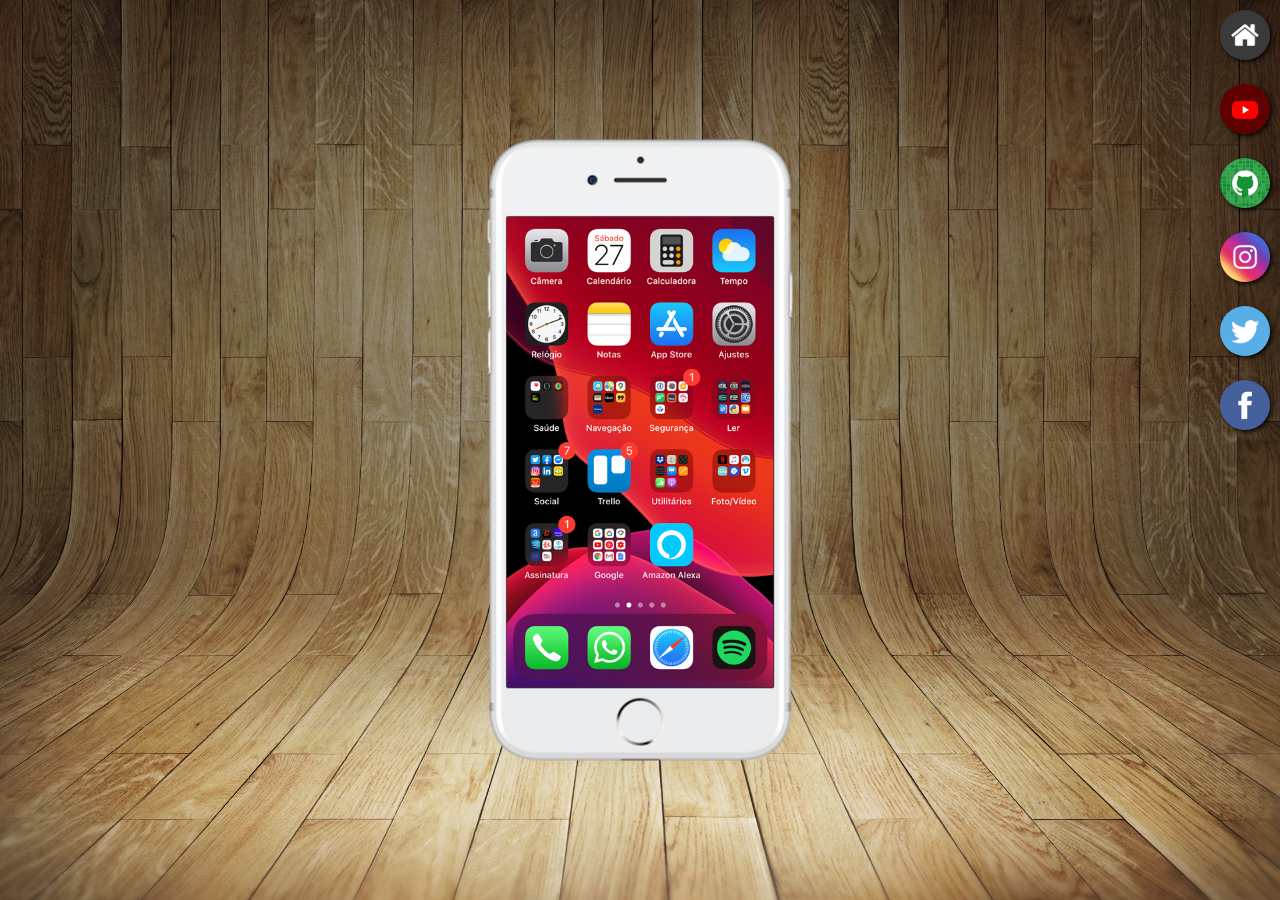
<file: index.html>
<!DOCTYPE html>
<html lang="pt-br">
<head>
    <meta charset="UTF-8">
    <meta name="viewport" content="width=device-width, initial-scale=1.0">
    <link rel="shortcut icon" href="favicon.ico" type="image/x-icon">
    <link rel="stylesheet" href="estilos/style.css">
    <title>Projeto Redes sociais</title>
</head>
<body>
    <main>
        <section id="telefone">
            <iframe src="home.html"   name="tela" id="tela"  frameborder="0"></iframe>
        </section>
        <section id="redes-sociais">
           <a href="home.html" target="tela"><img src="imagens/logo-home.jpg" alt="Home"></a><br>

           <a href="youtube.html" target="tela"><img src="imagens/logo-youtube.jpg" alt="Youtube"></a><br>

           <a href="github.html" target="tela"><img src="imagens/logo-github.jpg" alt="GitHub"></a><br>

           <a href="instagram.html" target="tela"><img src="imagens/logo-instagram.jpg" alt="Instagram"></a><br>

           <a href="#" target="tela"><img src="imagens/logo-twitter.jpg" alt="Twitter"></a><br>
           
           <a href="#" target="tela"><img src="imagens/logo-facebook.jpg" alt="Facebook"></a>
        </section>
    </main>
</body>
</html>
</file>
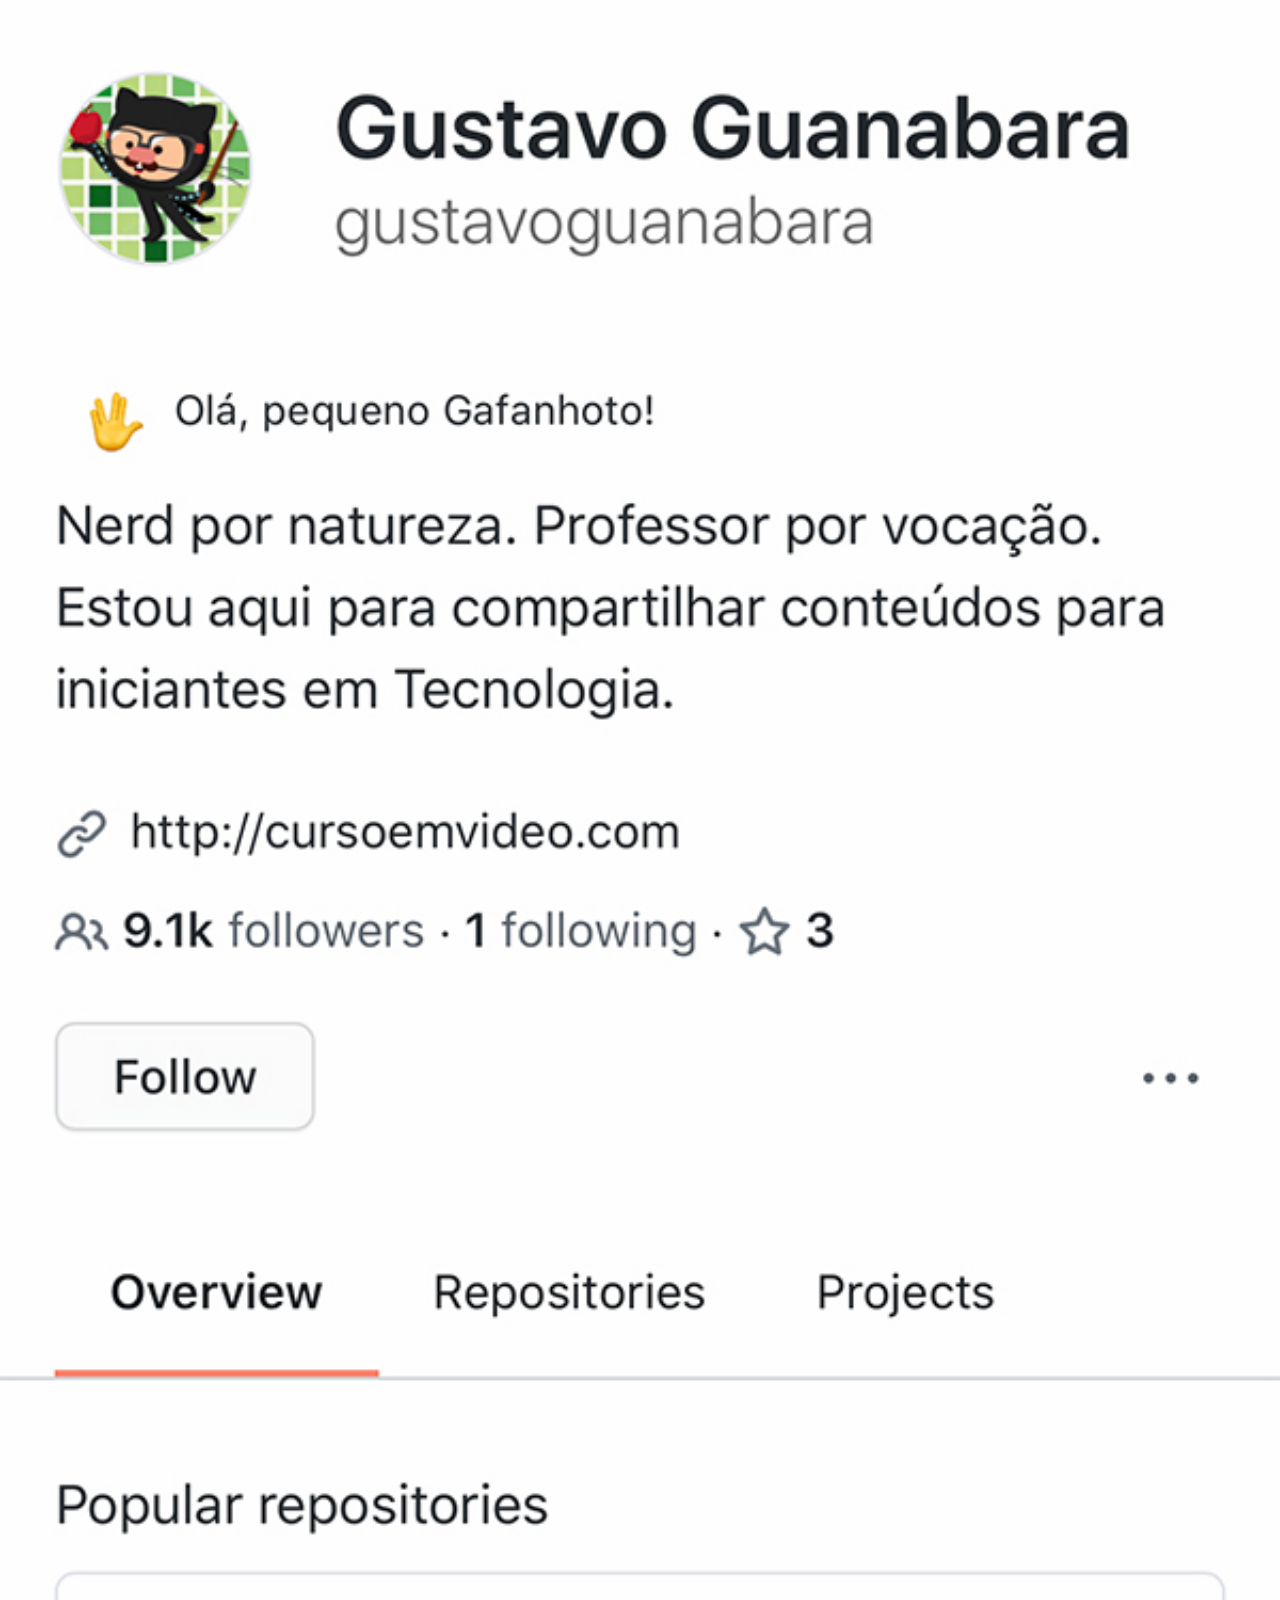
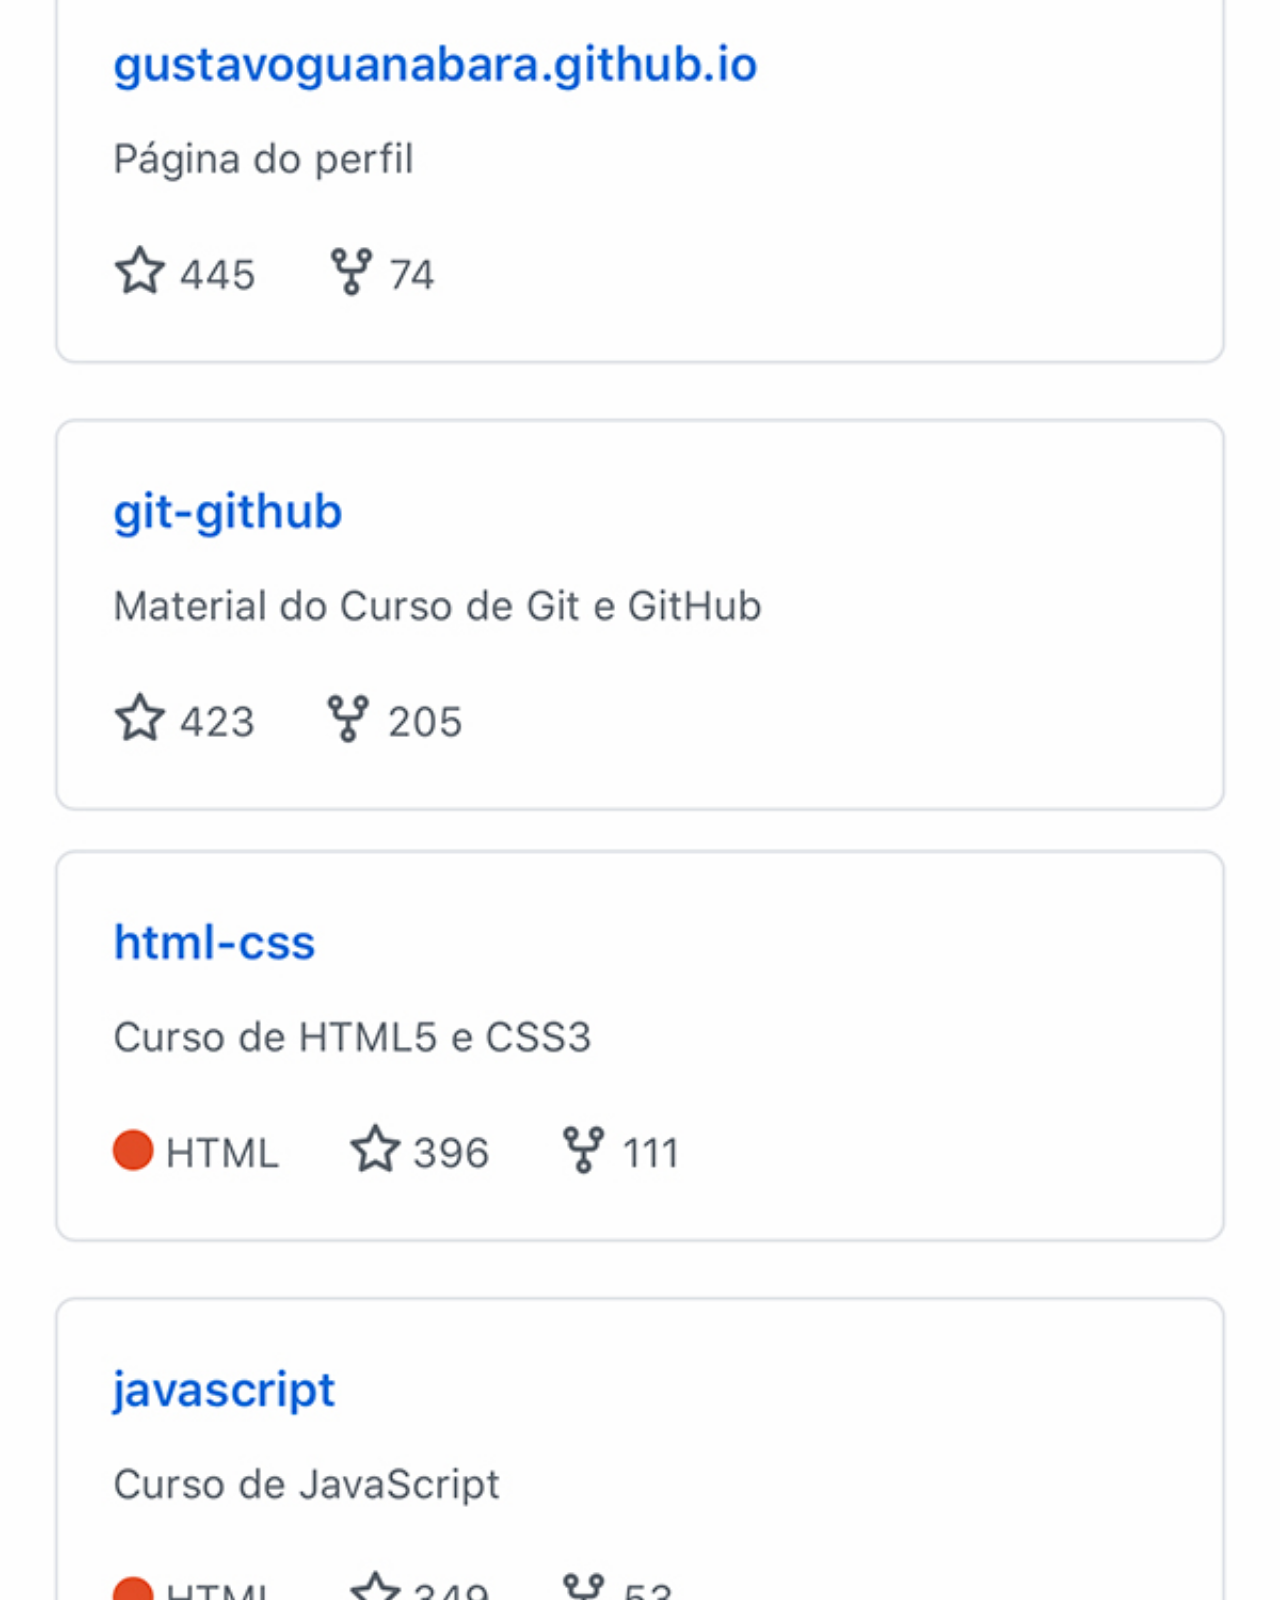
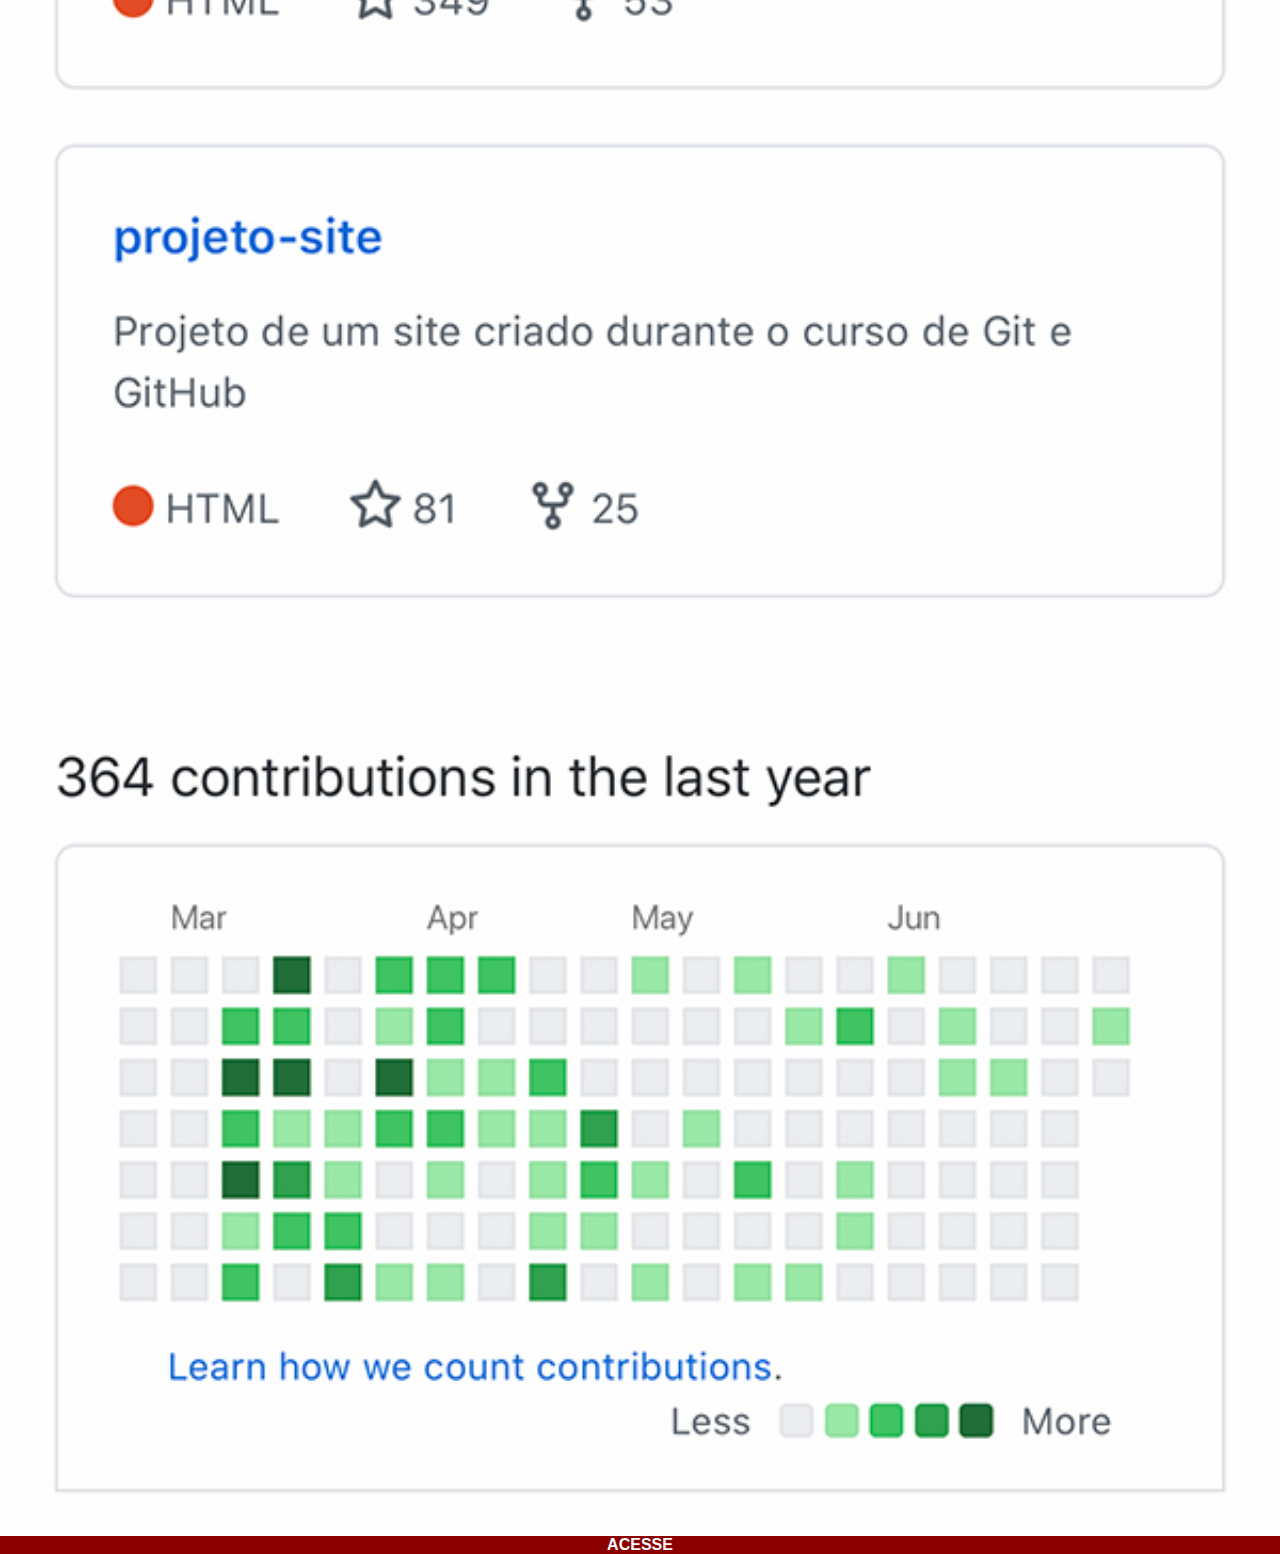
<file: github.html>
<!DOCTYPE html>
<html lang="pt-br">
<head>
    <meta charset="UTF-8">
    <meta name="viewport" content="width=device-width, initial-scale=1.0">
    <title>GitHub</title>
    <link rel="stylesheet" href="estilos/social.css">
</head>
<body>
    <img src="imagens/tela-github.jpg" alt="GitHub">
    <a href="https://github.com/Rickles05" target="_blank">ACESSE</a>
</body>
</html>
</file>
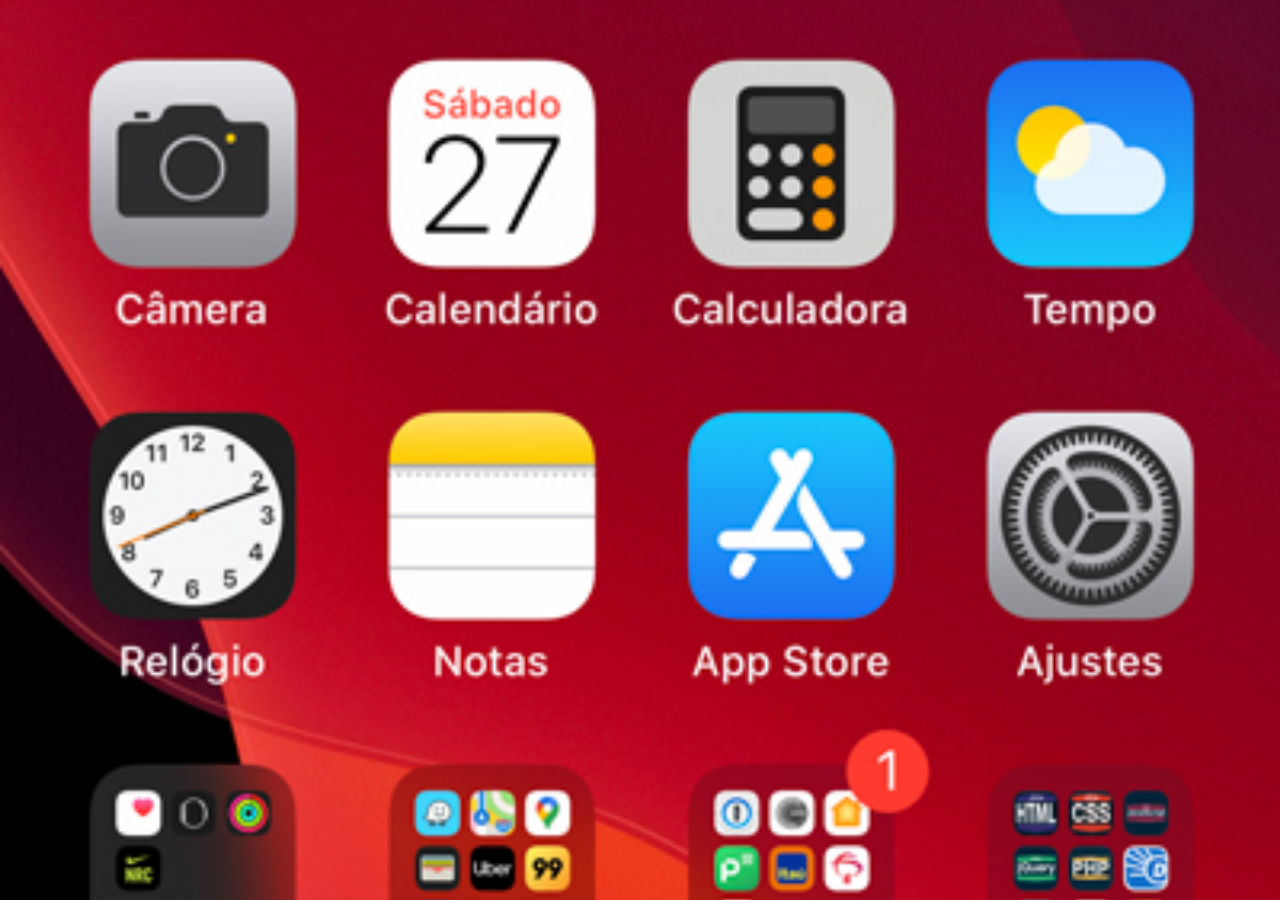
<file: home.html>
<!DOCTYPE html>
<html lang="pt-br">
<head>
    <meta charset="UTF-8">
    <meta name="viewport" content="width=device-width, initial-scale=1.0">
    <title>Home</title>
</head>
<style>
    *{
        margin: 0;
        padding: 0;
    }
    body{
        height: 100vh;
        background: black url(imagens/tela-home.jpg)no-repeat top center;
        background-size: cover;
        
    }
</style>
<body>
    
</body>
</html>
</file>
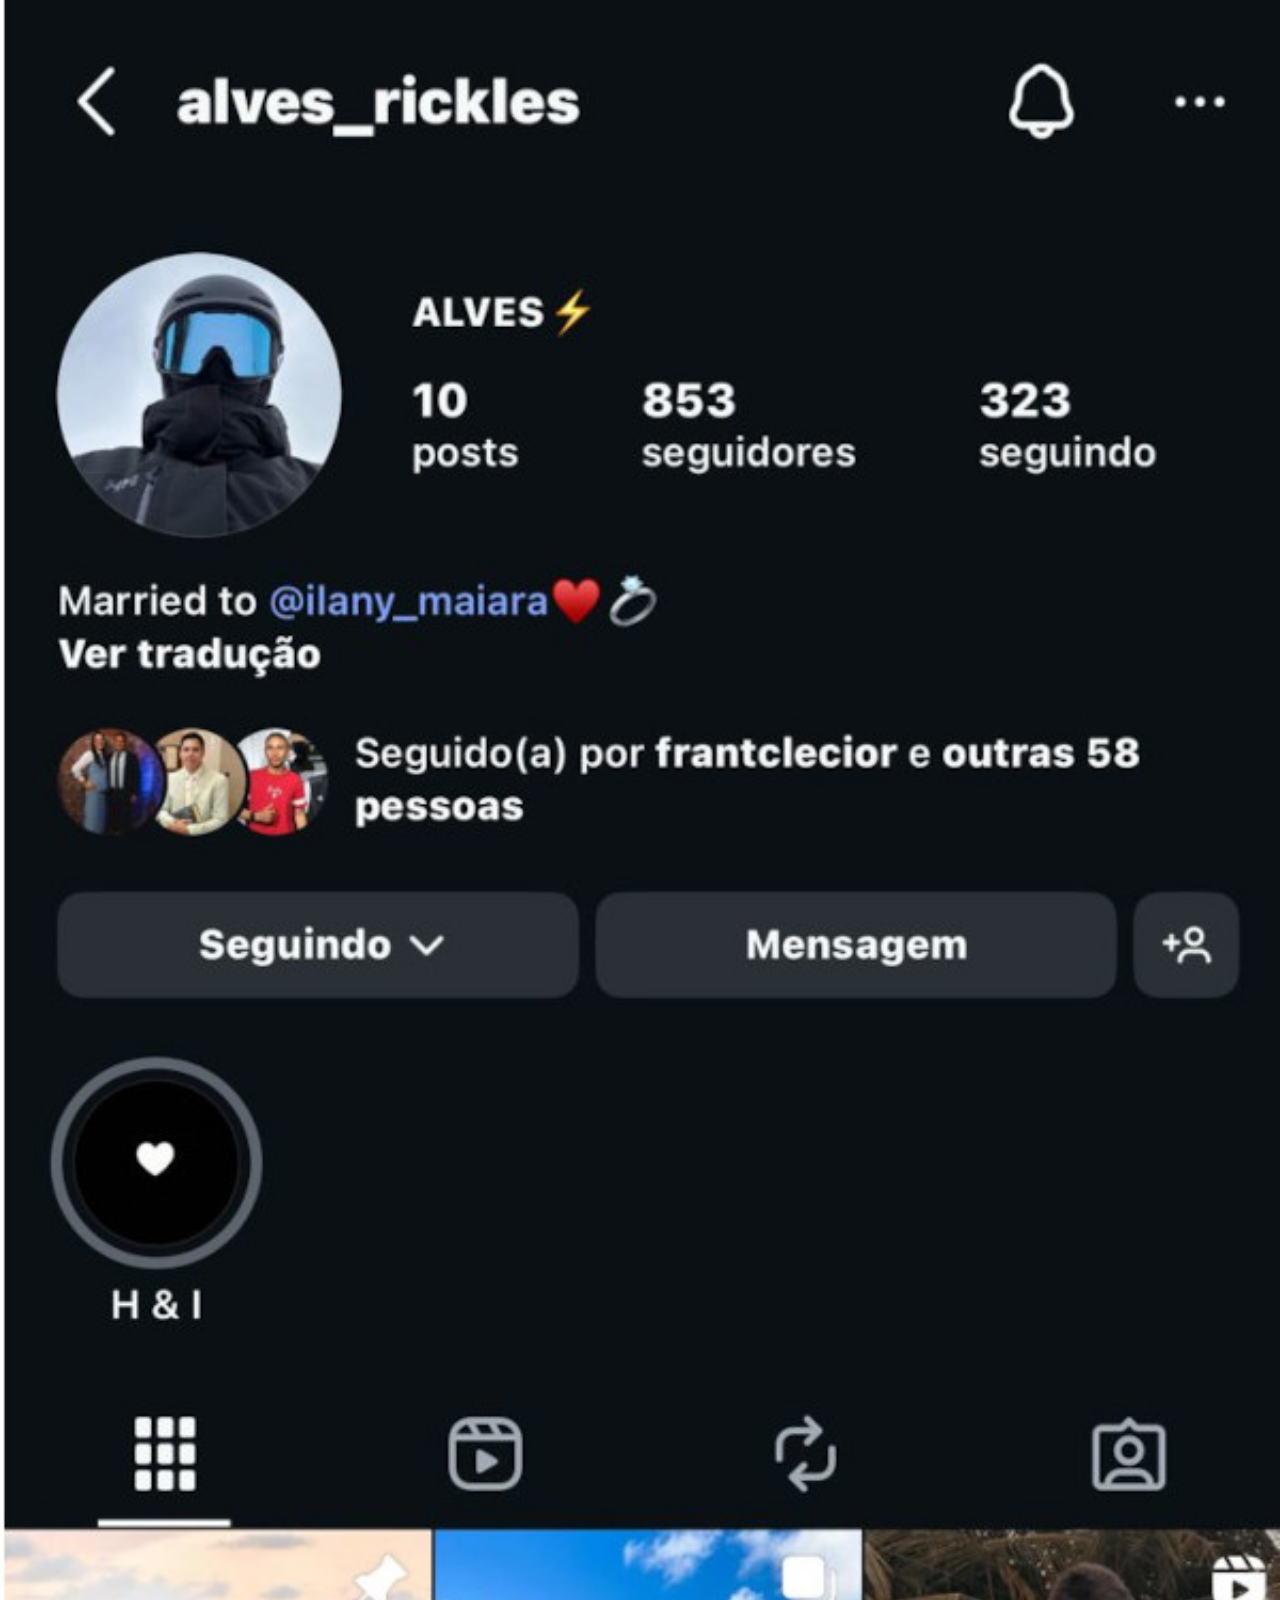
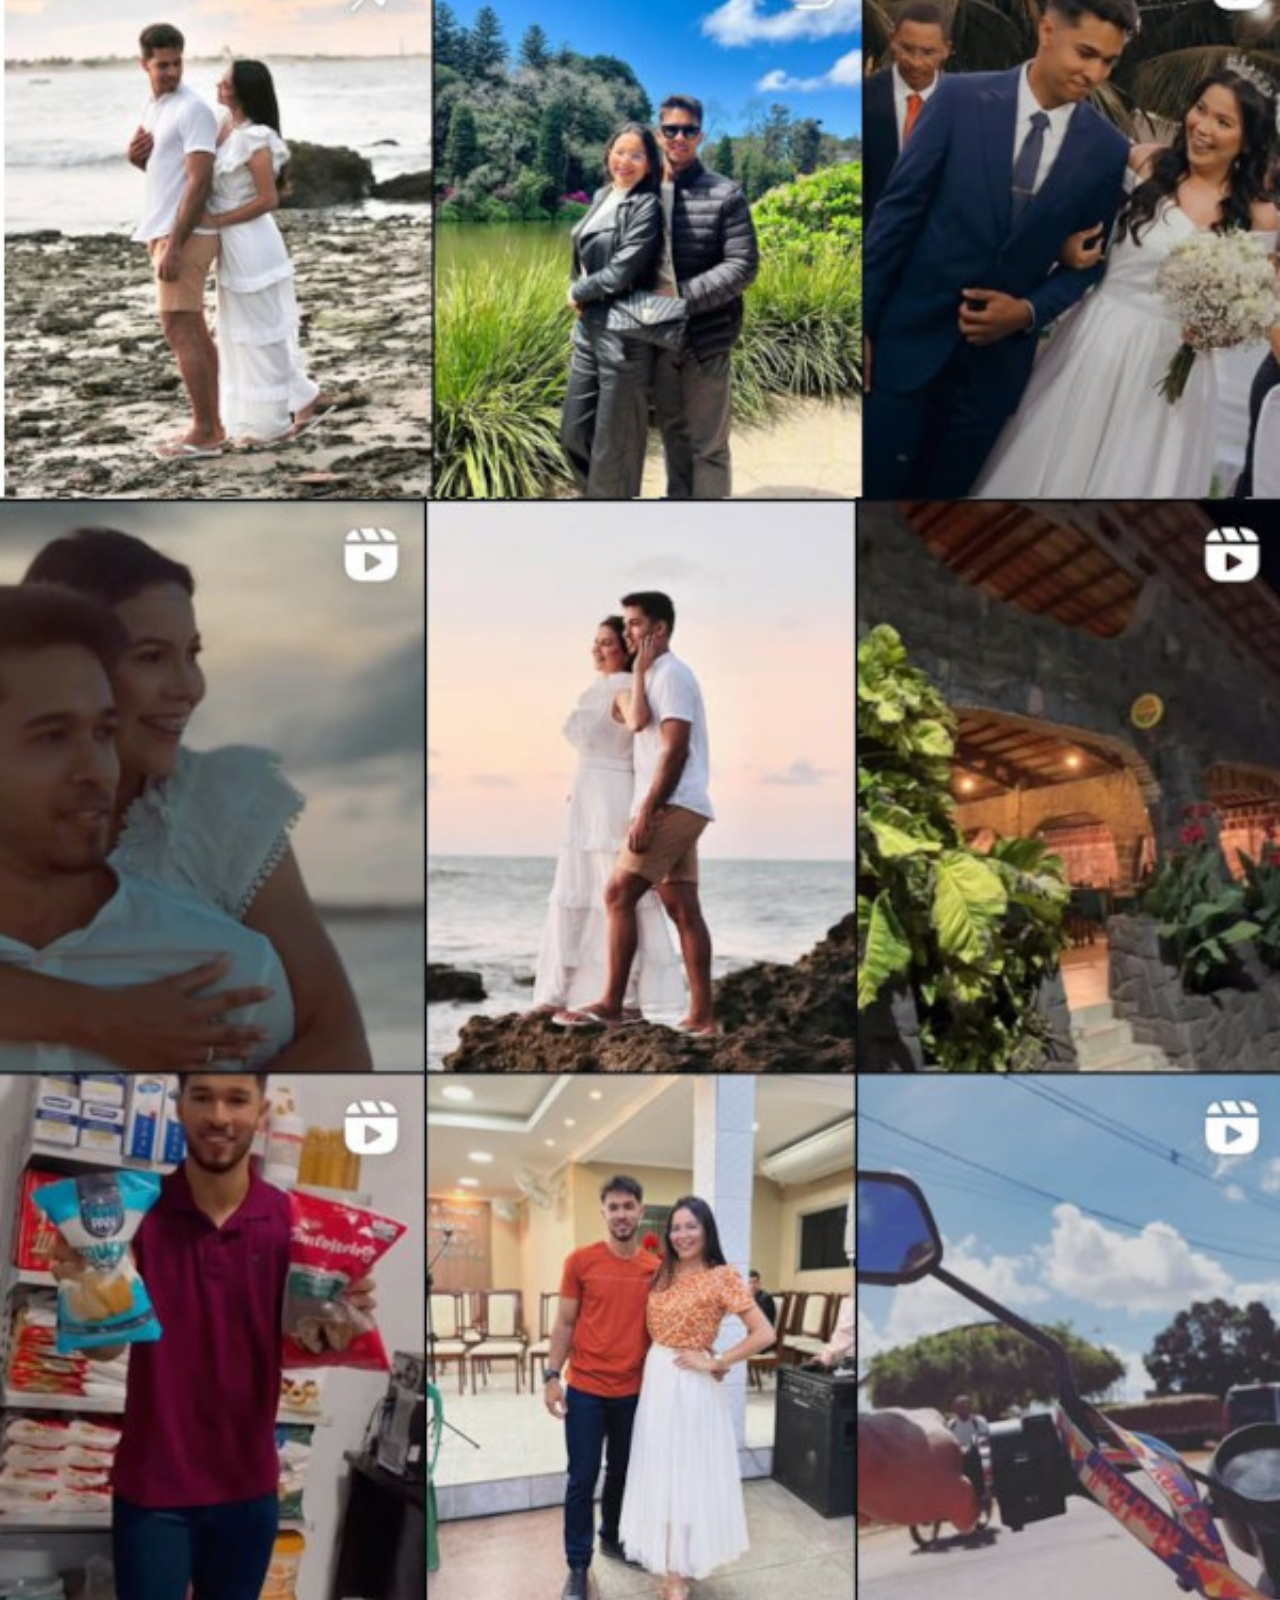
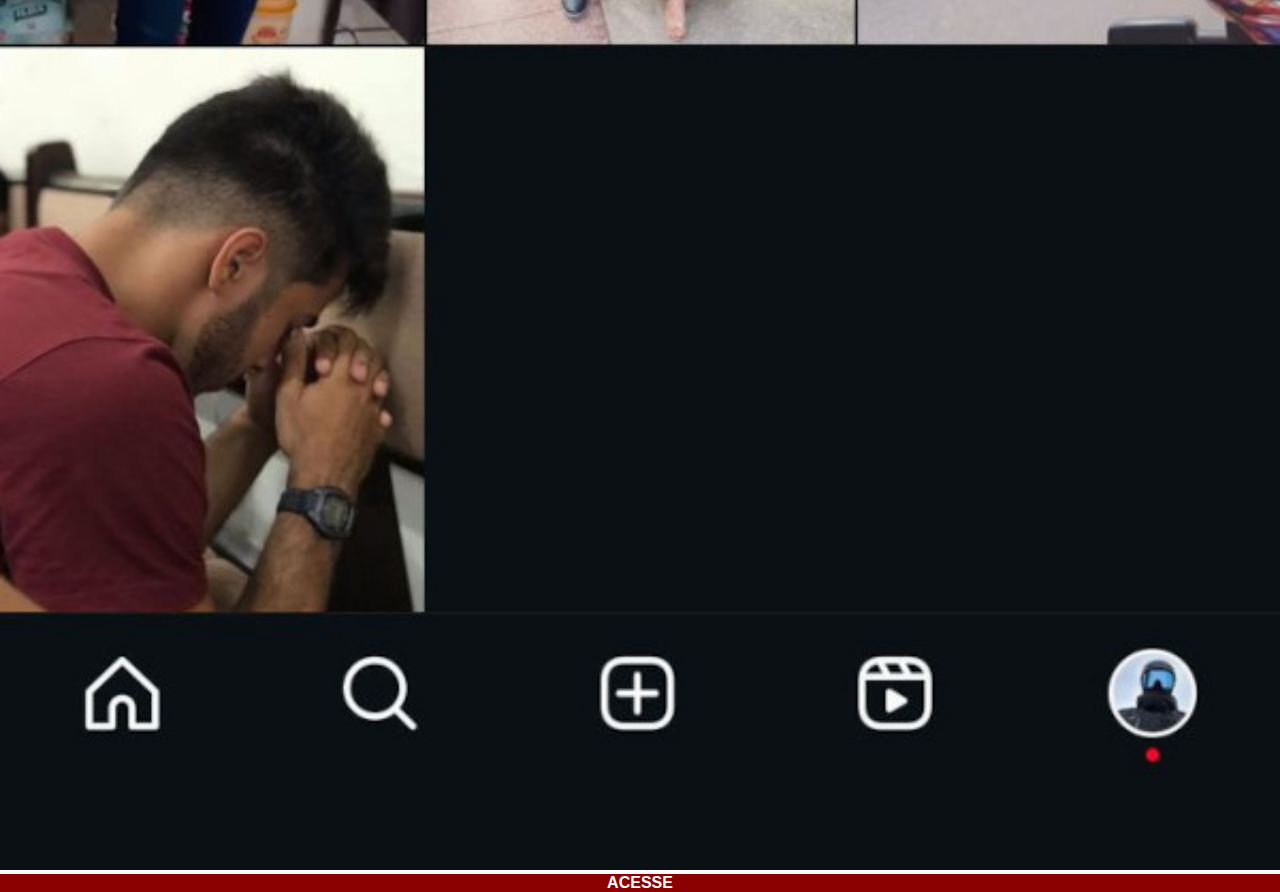
<file: instagram.html>
<!DOCTYPE html>
<html lang="pt-br">
<head>
    <meta charset="UTF-8">
    <meta name="viewport" content="width=device-width, initial-scale=1.0">
    <title>Instagram</title>
    <link rel="stylesheet" href="estilos/social.css">
</head>
<body>
    <img src="imagens/telainstagram.jpg" alt="Instagram">
    <a href="https://www.instagram.com/alves_rickles/" target="_blank">ACESSE</a>
    
</body>
</html>
</file>
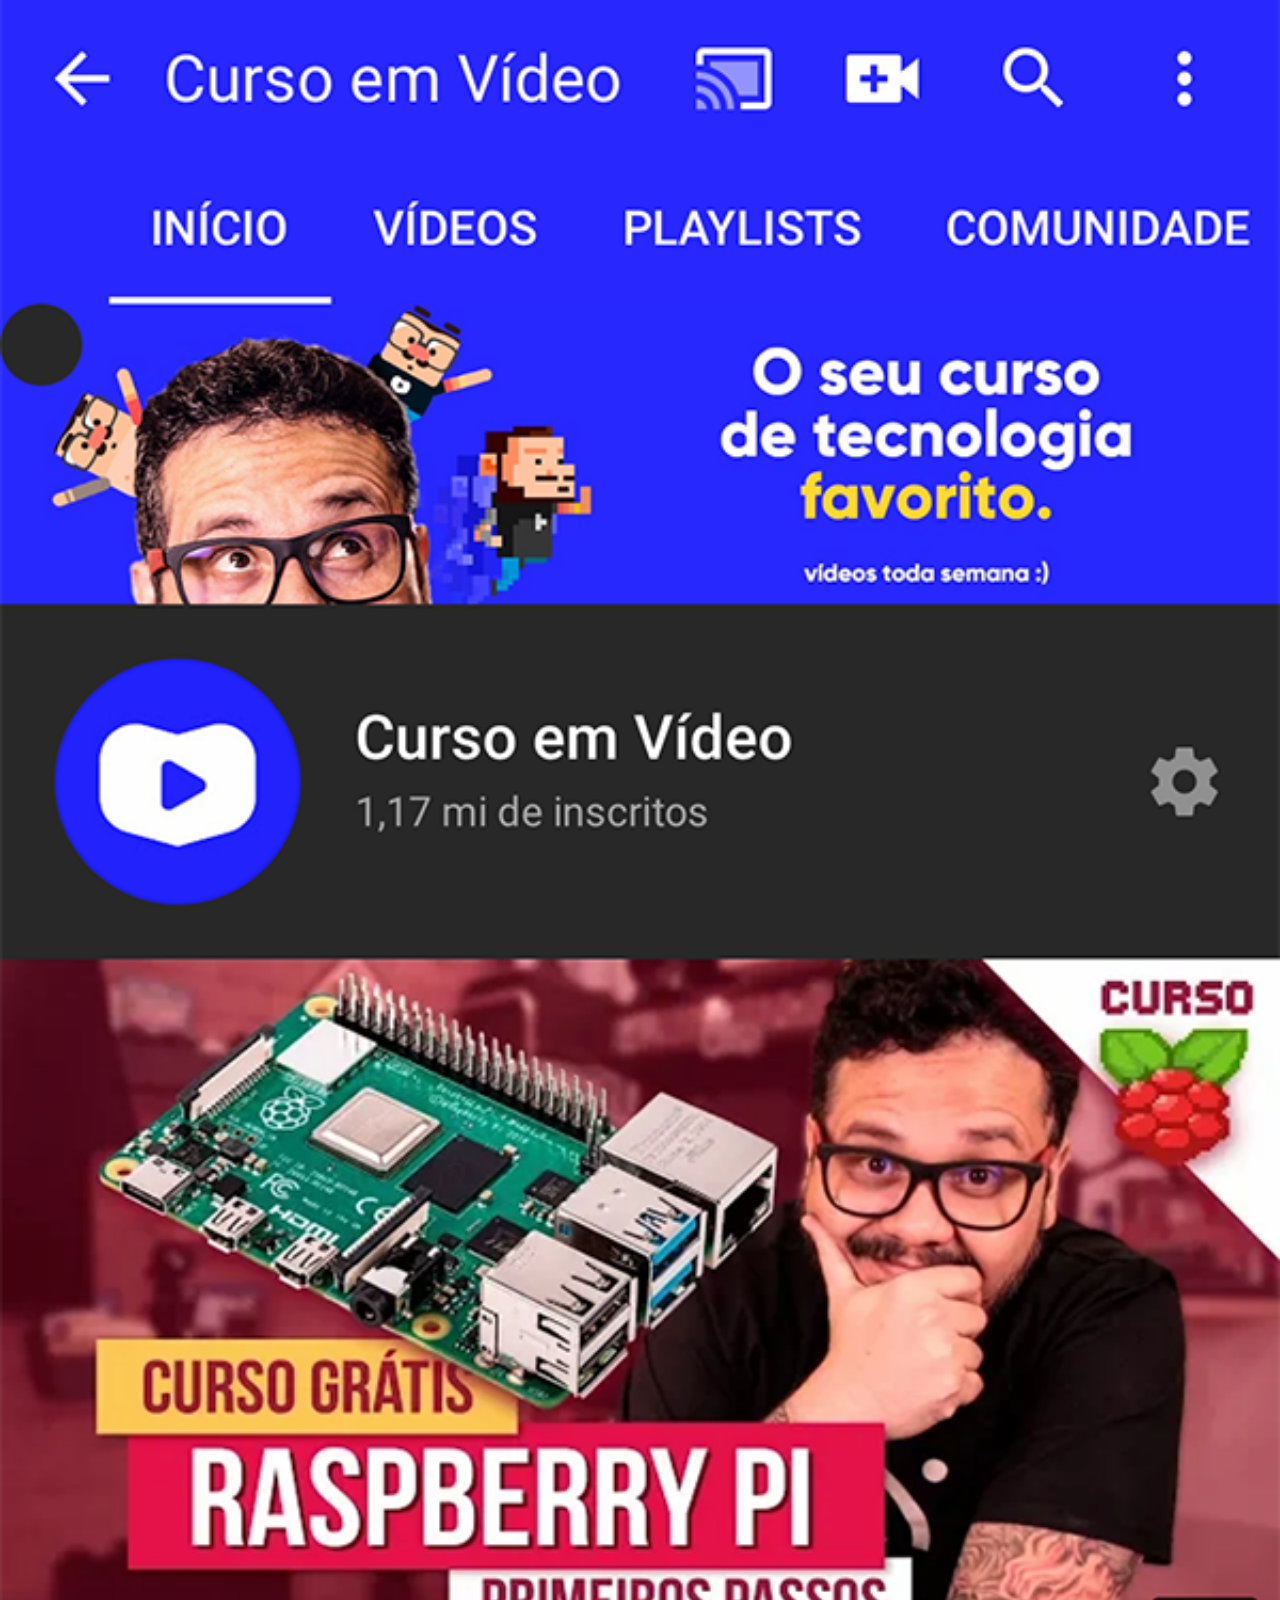
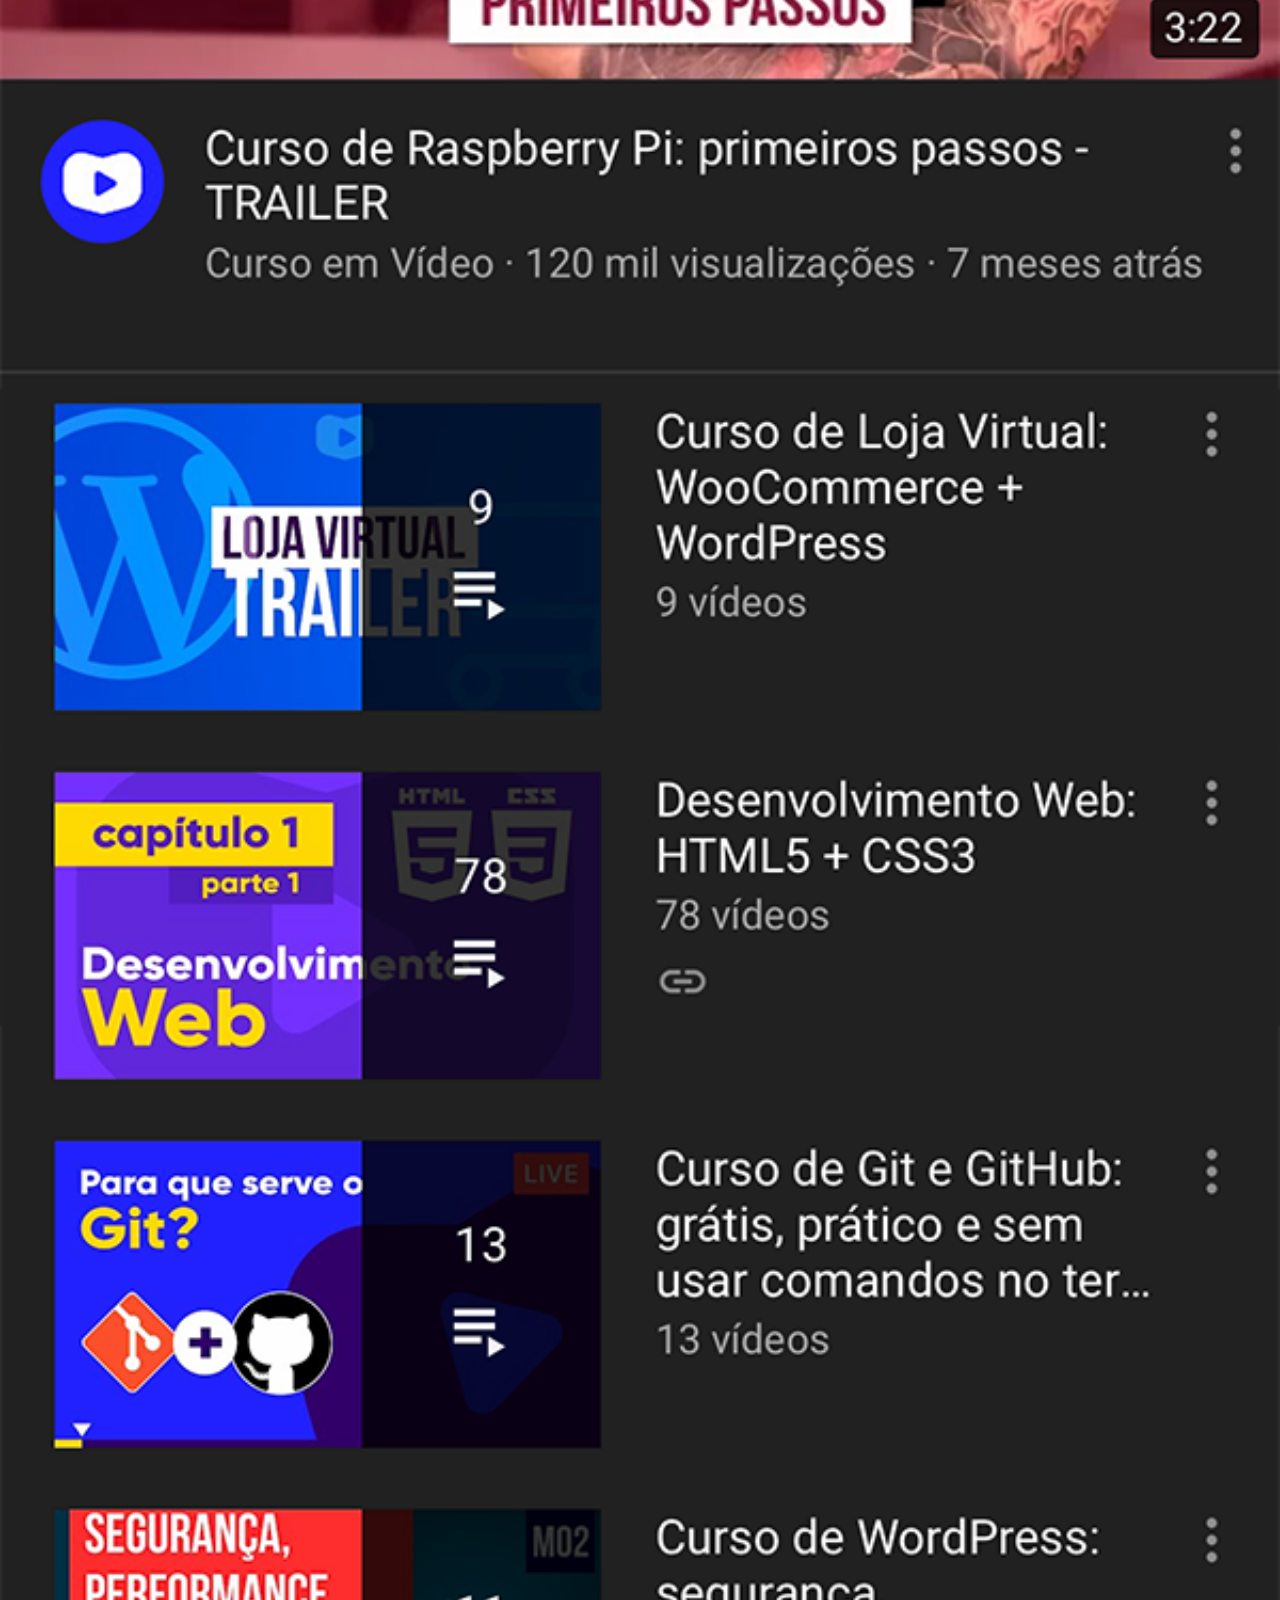
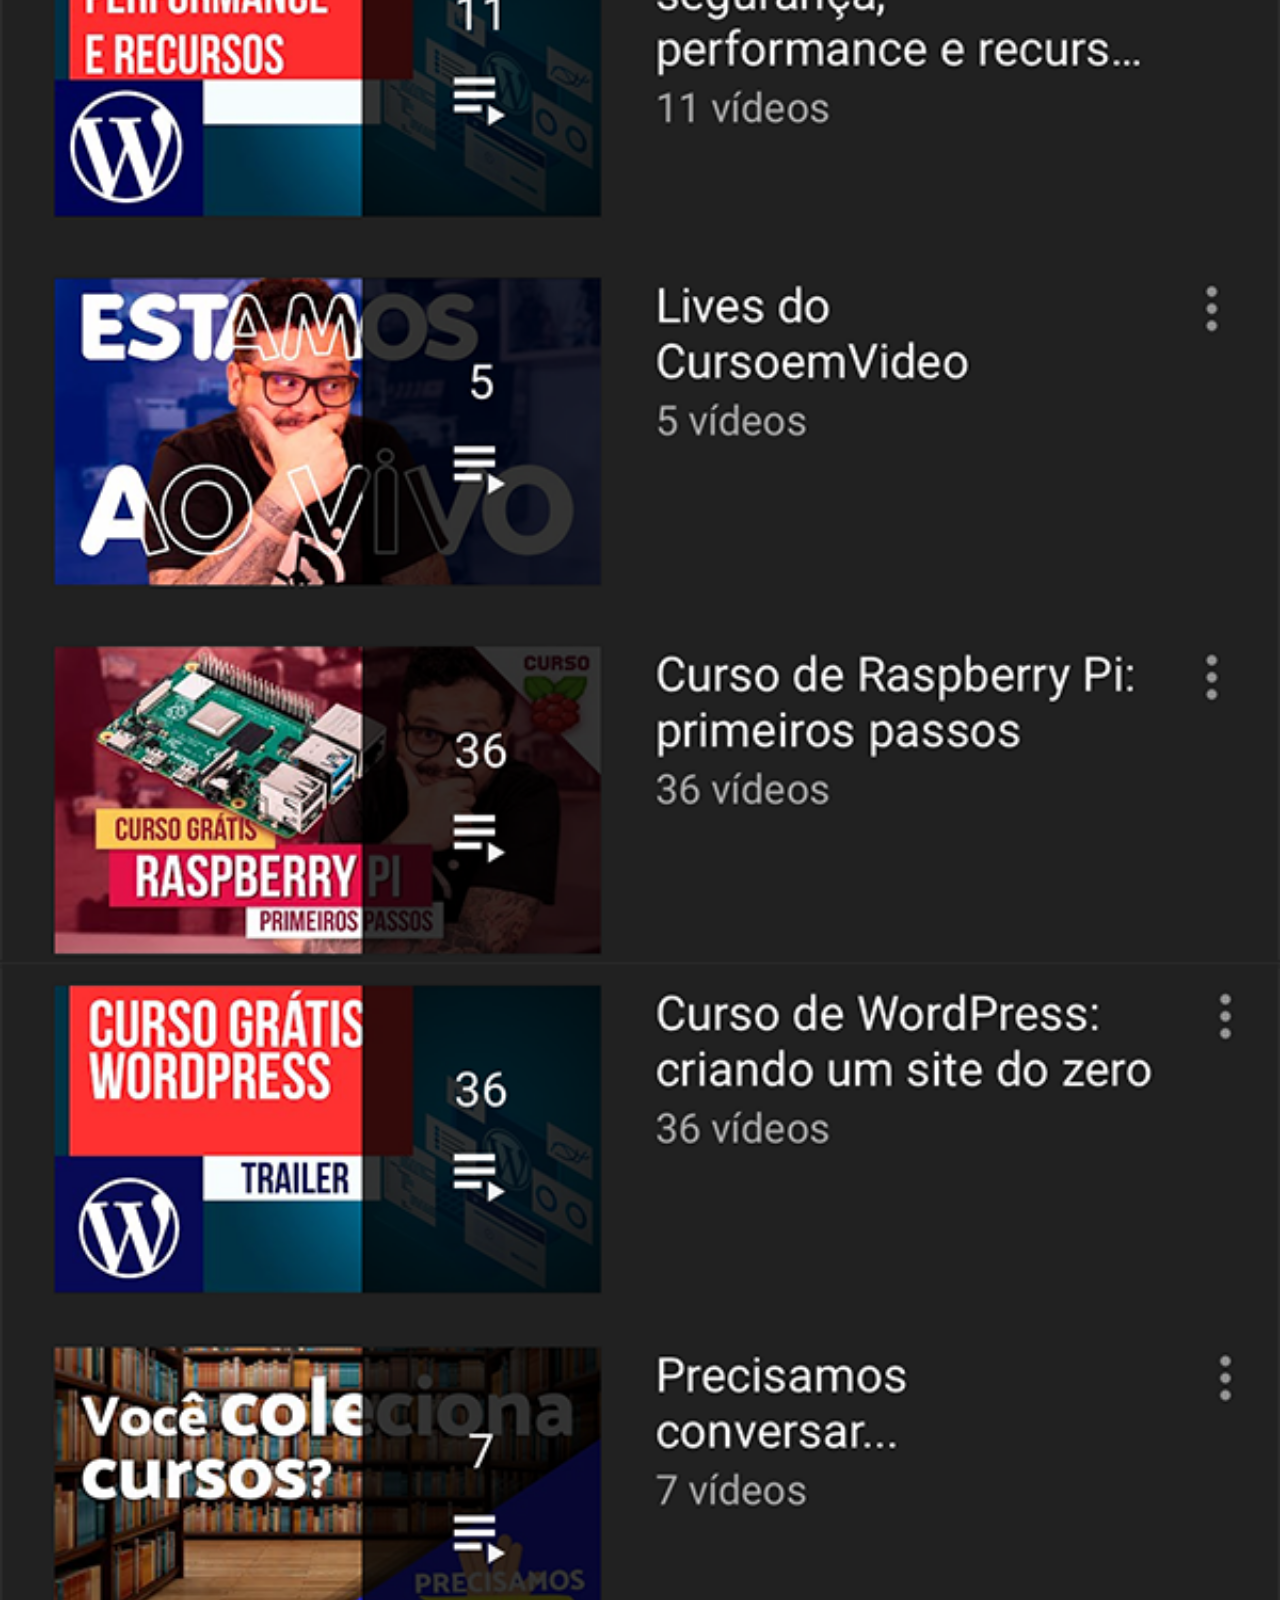
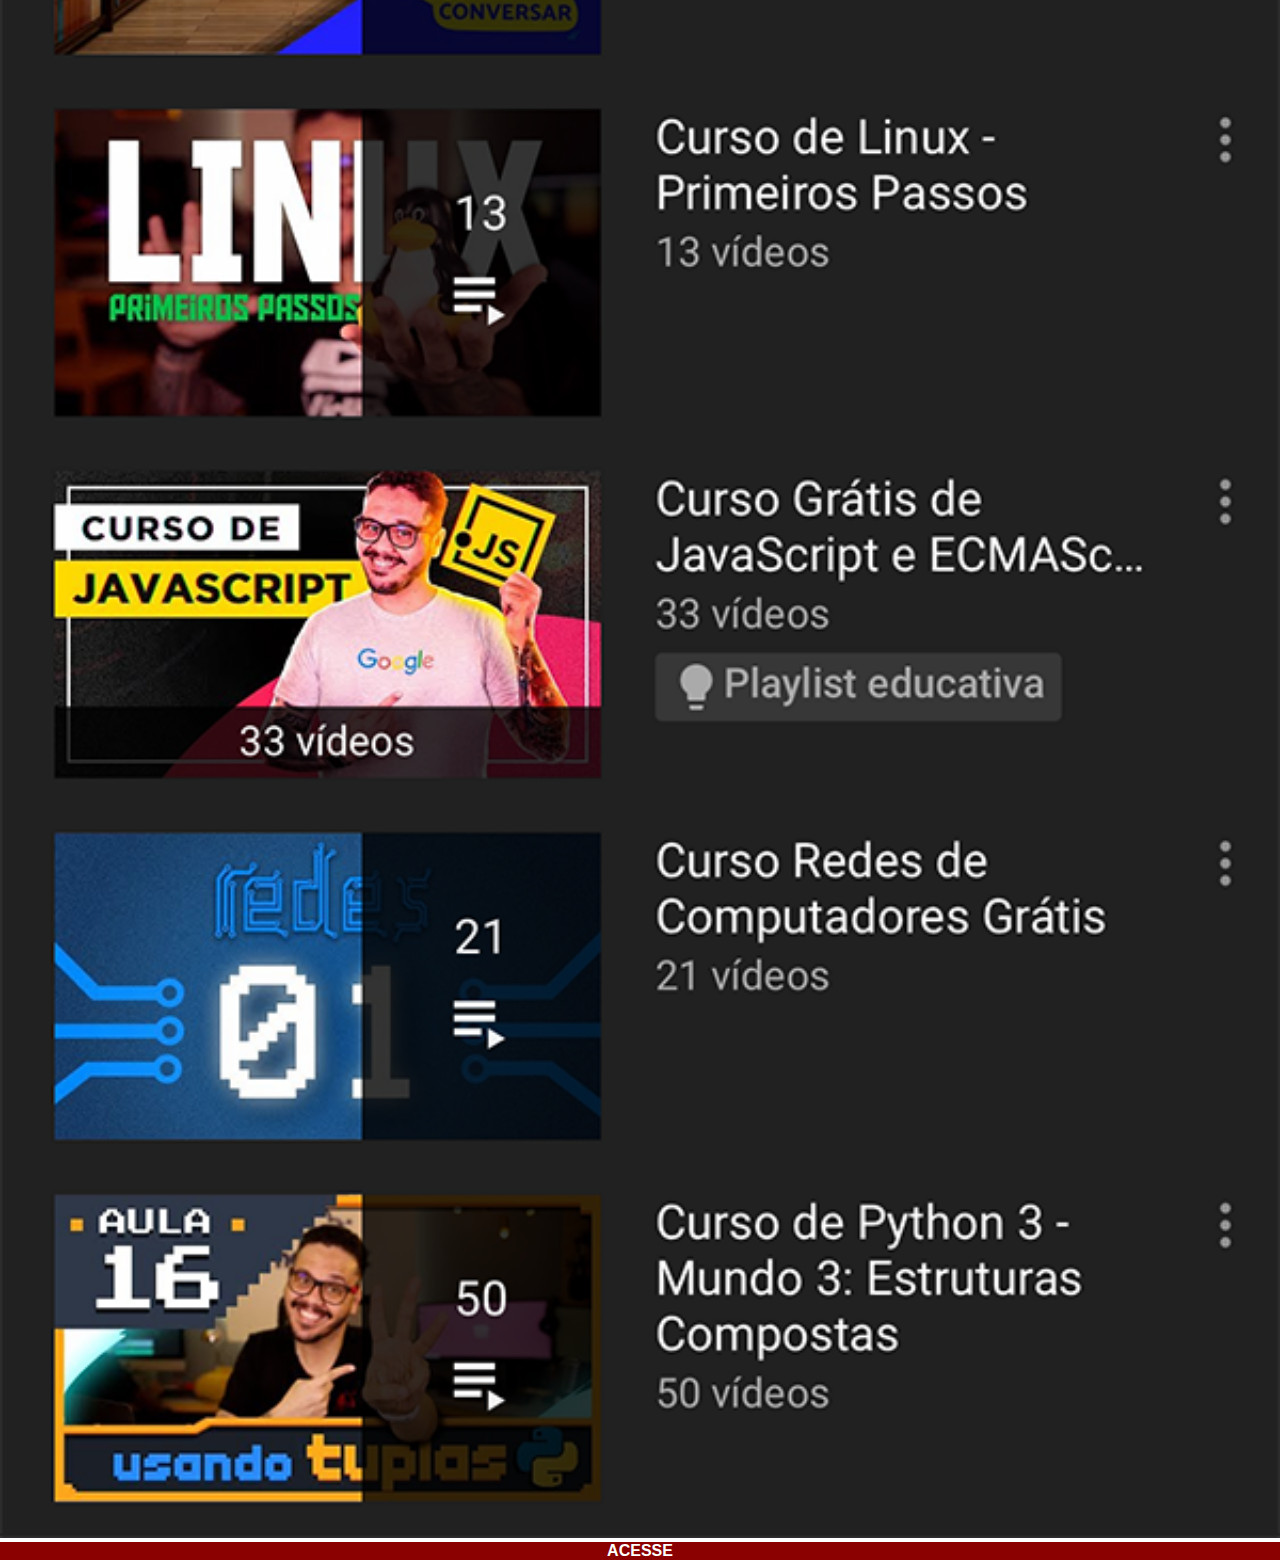
<file: youtube.html>
<!DOCTYPE html>
<html lang="pt-br">
<head>
    <meta charset="UTF-8">
    <meta name="viewport" content="width=device-width, initial-scale=1.0">
    <title>Youtube</title>
    <link rel="stylesheet" href="estilos/social.css">
</head>
<body>
    <img src="imagens/tela-youtube.png" alt="Youtube">
    <a href="https://www.youtube.com/@cursoemvideo" target="_blank">ACESSE</a>
</body>
</html>
</file>
<file: estilos/style.css>
@charset "UTF-8";

*{
    margin:0;
    padding:0;
    font-family: Arial, Helvetica, sans-serif;
    
}
 
body{
    height: 100vh;
    background:url(../imagens/fundo-madeira.jpg) no-repeat top center;
    background-size: cover;
    background-attachment: fixed;
    
}

main{
    height: 100vh;
}
section#telefone{
    position: absolute;
    top: 50%;
    left: 50%;
    transform: translate(-50%, -50%);



    height: 627px;
    width: 311px;
    background: url(../imagens/frame-iphone.png);
}
            
iframe#tela{
    position: relative;
    top: 80px;
    left: 22px;
    width: 267px;
    height: 471px;
}
section#redes-sociais{
    text-align: right;
    padding: 0px;
    
}

section#redes-sociais img{

    width: 50px;
    margin: 10px;
    border-radius: 50%;
    box-shadow: 2px 2px 4px rgba(0, 0, 0, 0.87);
    box-sizing: border-box;
    
}
section#redes-sociais img:hover{
    border: 2px solid rgb(255, 255, 255);
    transform: translate(-2px,-3px);
    box-shadow: 5px 5px 10px black;
    transition: transform .5s, border 1s;
}
</file>
<file: estilos/social.css>
@charset "UTF-8";

  *{
            margin: 0px;
            padding: 0px;
            font-family: Arial, Helvetica, sans-serif;
        }
        ::-webkit-scrollbar{
            width: 0px;
            height: 0px;
           
        }
        img{
            width: 100vw;
        }
        a{
            display: block;
            background-color: darkred;
            color: white;
            text-align: center;
            font-weight: bolder;
            text-decoration: none;
        }
        a:hover{
            background-color: red;
        }
</file>
